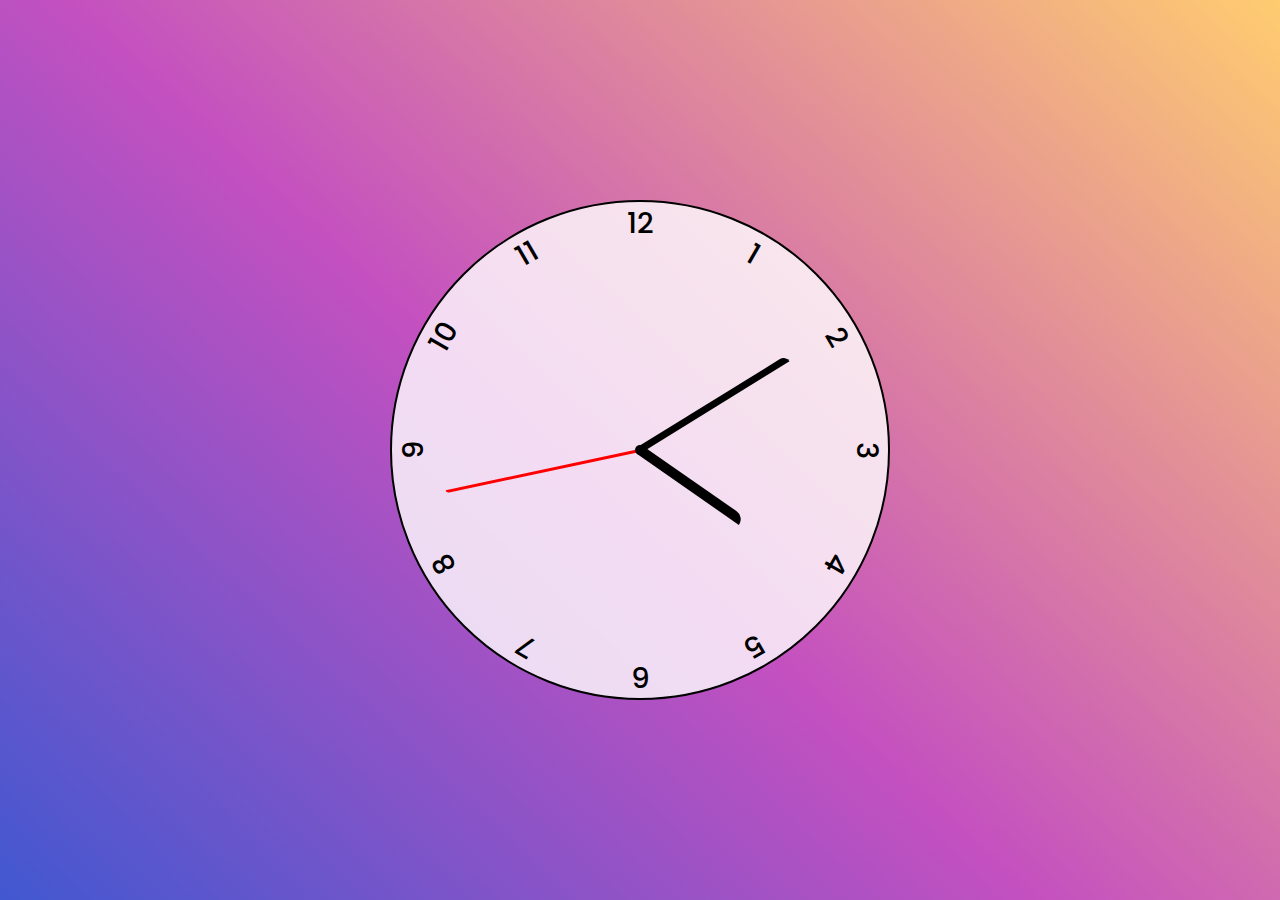
<file: relogio/index.html>
<!DOCTYPE html>
<html lang="pt-br">
<head>
    <meta charset="UTF-8">
    <meta http-equiv="X-UA-Compatible" content="IE=edge">
    <meta name="viewport" content="width=device-width, initial-scale=1.0">
    <title>relogio</title>
    <link rel="preconnect" href="https://fonts.googleapis.com">
<link rel="preconnect" href="https://fonts.gstatic.com" crossorigin>
<link href="https://fonts.googleapis.com/css2?family=Bebas+Neue&family=Poppins:wght@100;400;500;700&display=swap" rel="stylesheet">
    <link rel="stylesheet" href="style.css">
</head>
<body>
    <div class="clock">
        <div class="hand seconds"></div>
        <div class="hand minutes"></div>
        <div class="hand hours"></div>


     <div class="div number number-1">1</div>
     <div class="div number number-2">2</div>
     <div class="div number number-3">3</div>
     <div class="div number number-4">4</div>
     <div class="div number number-5">5</div>
     <div class="div number number-6">6</div>
     <div class="div number number-7">7</div>
     <div class="div number number-8">8</div>
     <div class="div number number-9">9</div>
     <div class="div number number-10">10</div>
     <div class="div number number-11">11</div>
     <div class="div number number-12">12</div>
    </div>

    <script src="script.js"></script>
</body>
</html>
</file>
<file: relogio/style.css>
* {
    box-sizing: border-box;
    padding: 0;
    margin: 0;
    font-family: 'Poppins', sans-serif;
}

body{
    background-image: linear-gradient(
        43deg,
        #4158d0 0%,
        #c450c0 46%,
        #ffcc70 100%
    );
    height: 100vh;
    display: flex;
    align-items: center;
    justify-content: center;
}

.clock {
    width: 500px;
    height: 500px;
    background-color: rgba(255, 255, 255, 0.8);
    border-radius: 50%;
    border: 2px solid black;
    position: relative;
}

.clock .number{
    --rotation: 0;

    position: absolute;
    width: 100%;
    height: 100%;
    text-align: center;
    transform: rotate(var(--rotation));
    font-size: 1.8rem;
    font-weight: 500;
}

.clock .number.number-1{
    --rotation: 30deg;
}
.clock .number.number-2{
    --rotation: 60deg;
}
.clock .number.number-3{
    --rotation: 90deg;
}
.clock .number.number-4{
    --rotation: 120deg;
}
.clock .number.number-5{
    --rotation: 150deg;
}
.clock .number.number-6{
    --rotation: 180deg;
}
.clock .number.number-7{
    --rotation: 210deg;
}
.clock .number.number-8{
    --rotation: 240deg;
}
.clock .number.number-9{
    --rotation: 270deg;
}
.clock .number.number-10{
    --rotation: 300deg;
}
.clock .number.number-11{
    --rotation: 330deg;
}

/* ponteiros */
.clock::after{
    content: "";
    position: absolute;
    width: 10px;
    height: 10px;
    border-radius: 50%;
    top: 50%;
    left: 50%;
    z-index: 11;
    background-color: black;
    transform: translate(-50%, -50%);

}

.clock .hand{
    --rotation: 0;

    position: absolute;
    bottom: 50%;
    left: 50%; 
    background-color: black;
    z-index: 10;
    transform: translateX(-50%) rotate(calc(var(--rotation)* 1deg));
    transform-origin: bottom;
    border-top-left-radius: 10px;
    border-top-left-radius: 10px;
}


.clock .hand.seconds {
    width: 3px;
    height: 40%;
    background-color: red;

}

.clock .hand.minutes{
    width: 7px;
    height: 35%;
    background-color: black;
}

.clock .hand.hours{
    width: 10px;
    height: 25%;
    background-color: black;
}
</file>
